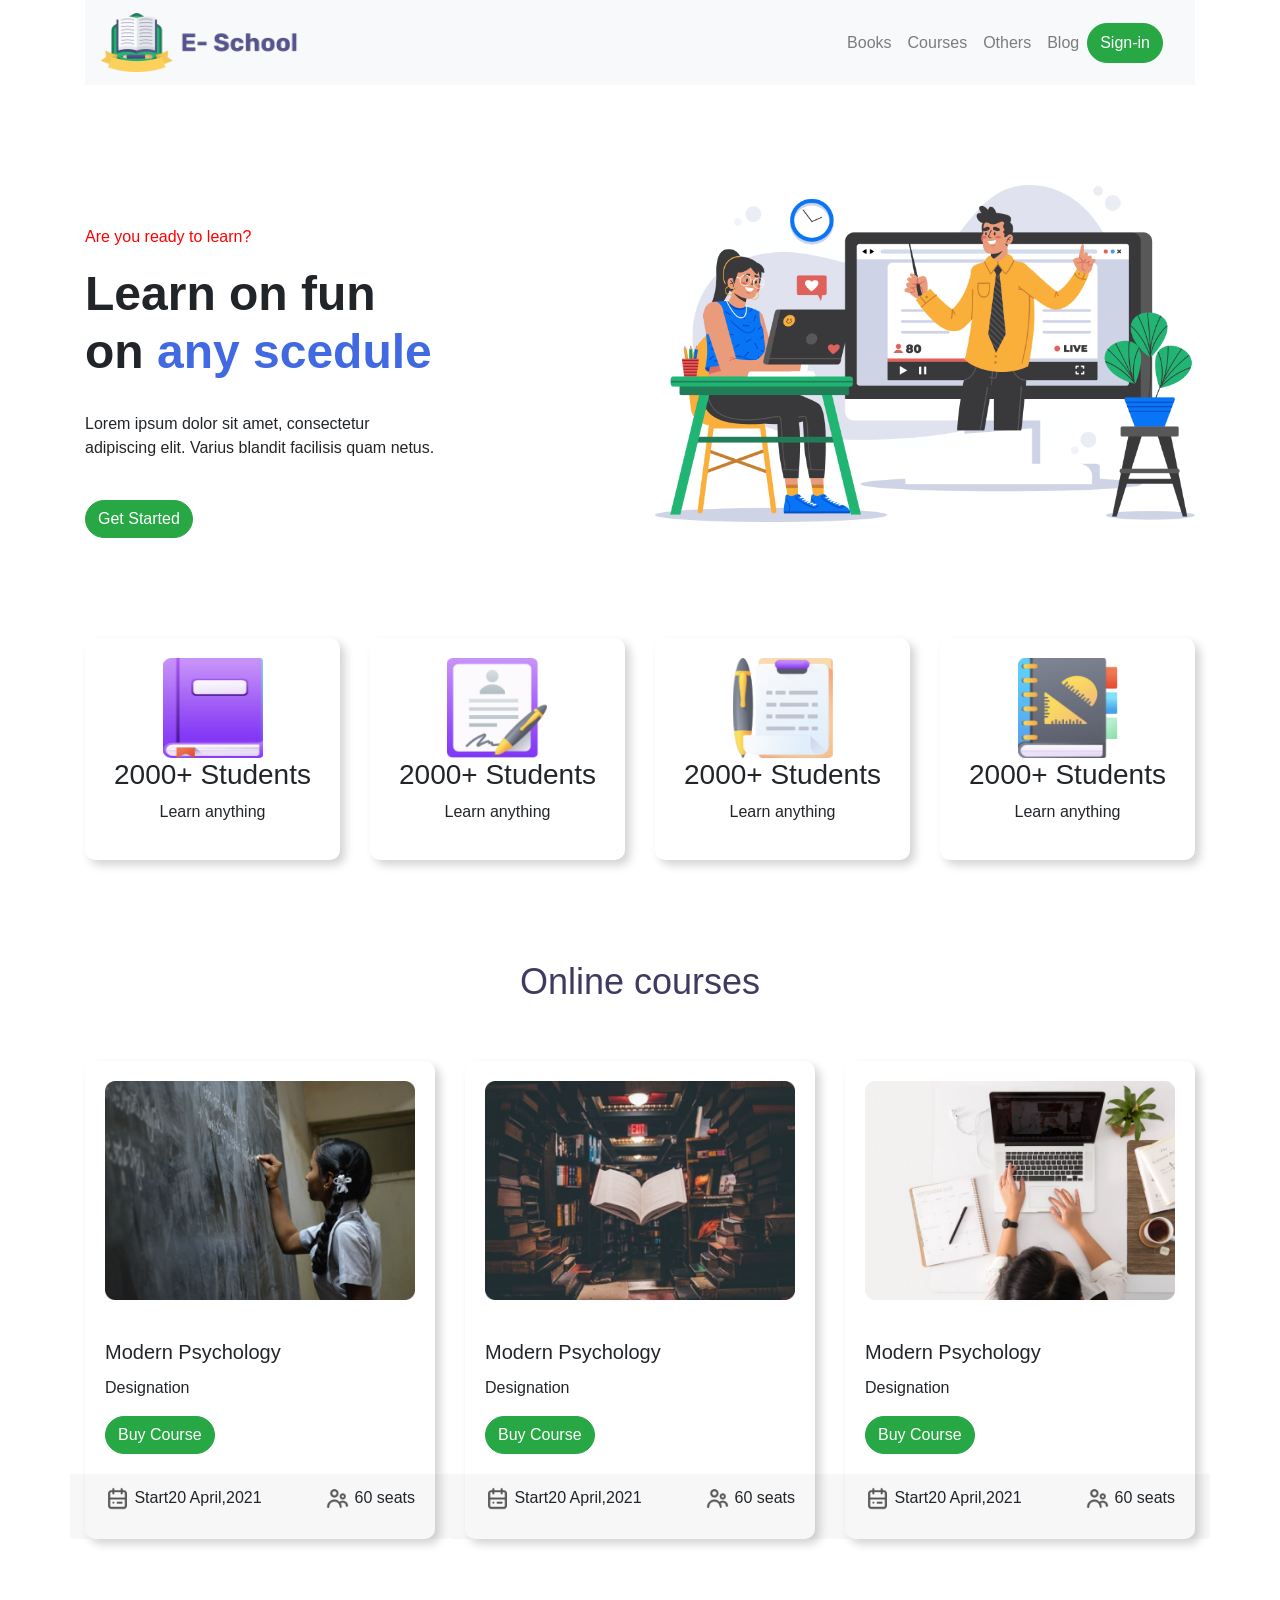
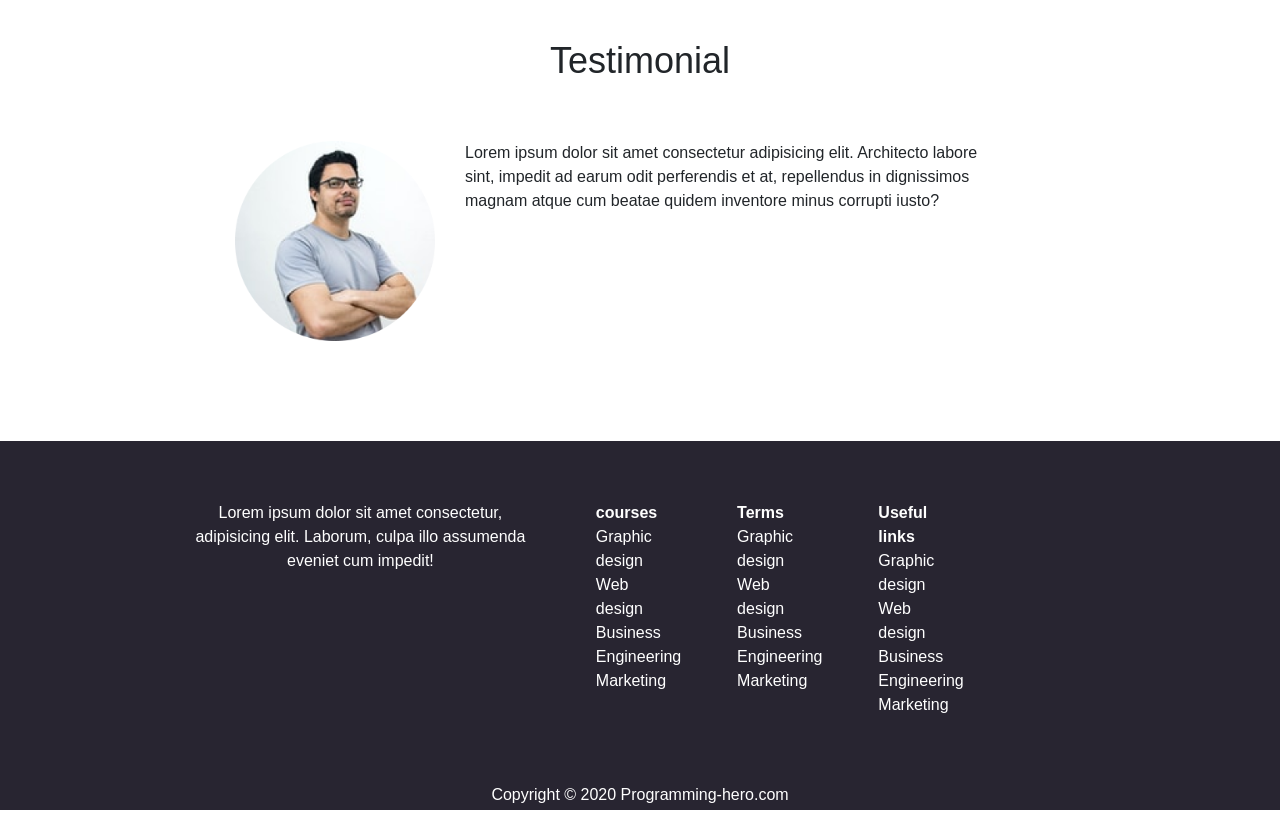
<file: index.htm>
<!DOCTYPE html>
<html lang="en">
<head>
    <meta charset="UTF-8">
    <meta name="viewport" content="width=device-width, initial-scale=1.0">
    <title>Document</title>
    <link rel="stylesheet" href="https://stackpath.bootstrapcdn.com/bootstrap/4.5.0/css/bootstrap.min.css" integrity="sha384-9aIt2nRpC12Uk9gS9baDl411NQApFmC26EwAOH8WgZl5MYYxFfc+NcPb1dKGj7Sk" crossorigin="anonymous">
    <link rel="stylesheet" href="style.css">
</head>
<body>
<section>
  <div class="container">
    <!-- Just an image -->
<nav class="navbar navbar-light bg-light">
<a class="navbar-brand" href="#">
  <img src="images/Logo.png" width="198px" height="59px" alt="" loading="lazy">
</a>
<nav class="navbar navbar-expand-lg navbar-light bg-light">
    <button class="navbar-toggler" type="button" data-toggle="collapse" data-target="#navbarNavAltMarkup" aria-controls="navbarNavAltMarkup" aria-expanded="false" aria-label="Toggle navigation">
      <span class="navbar-toggler-icon"></span>
    </button>
    <div class="collapse navbar-collapse" id="navbarNavAltMarkup">
      <div class="navbar-nav">
        <a class="nav-item nav-link" href="#books">Books</a>
        <a class="nav-item nav-link" href="#courses">Courses</a>
        <a class="nav-item nav-link" href="#others">Others</a>
        <a class="nav-item nav-link" href="#blog">Blog</a>
        <button type="button" class="btn btn-success">Sign-in</button>
      </div>
    </div>
  </nav>
</nav>
</div>
</section>

<section class="container">
      <div class="get-started">
        <div class="row">
          <div class="col-md-6  description">
            <p style="color: red;">Are you ready to learn?</p>
            <h1><b>Learn on fun <br>on <span style="color: royalblue;">any scedule</span> </b></h1>
            <br>
            <p>Lorem ipsum dolor sit amet, consectetur<br> adipiscing elit. Varius blandit facilisis quam netus.</p>
            <br>
            <button class="btn btn-success">Get Started</button>
          </div>
          <div class="col-md-6">
            <img src="images/Illustration.png" class="d-block w-100" alt="">
          </div>
        </div>
      </div>
</section>

<section class="container catagories">
  <div class="row">
    <div class="col-md-3">
      <div class="card-item  cat1 ">
        <div class="text-center">
          <img src="images/book.png" class="img-fluid" alt="...">
          <h3>2000+ Students</h3>
          <p>Learn anything</p>
        </div>
      </div>
    </div>
    <div class="col-md-3">
        <div class="card-item cat2">
          <div class="d-flex align-items-center justify-content-center">
            <div class="text-center">
              <img src="images/Student.png" class="img-fluid" alt="...">
              <h3>2000+ Students</h3>
              <p>Learn anything</p>
            </div>
          </div>
        </div>
    </div>
    <div class="col-md-3">
      <div class="card-item cat3">
        <div class="text-center">
          <img src="images/Test.png" class="img-fluid" alt="...">
          <h3>2000+ Students</h3>
          <p>Learn anything</p>
        </div>
      </div>
    </div>
    <div class="col-md-3">
      <div class="card-item cat4">
        <div class="text-center">
          <img src="images/Students.png" class="img-fluid" alt="...">
          <h3>2000+ Students</h3>
          <p>Learn anything</p>
        </div>
      </div>
    </div>
  </div>
</section>

<section class="container">
  <h2 id="online" class="text-center highlight">Online courses</h2>
  <div class="courses">
    <div class="card-deck">
      <div class="card">
        <img src="images/Morder pyschology.png" class="card-img-top" alt="...">
        <div class="card-body">
          <h5 class="card-title">Modern Psychology</h5>
          <p class="card-text">Designation</p>
          <button class="btn btn-success">Buy Course</button>
        </div>
        <div class="card-footer row">
          <div class="col-md-7">
            <p class="text-left"><img src="images/calendar.png" alt=""> Start20 April,2021</p>
          </div>
          <div class="col-md-5 d-flex justify-content-end align-items-center">
            <p class="text-right" ><img src="images/people.png" alt=""> 60 seats</p>
          </div>
        </div>
      </div>
      <div class="card">
        <img src="images/Morder psyc.png" class="card-img-top" alt="...">
        <div class="card-body">
          <h5 class="card-title">Modern Psychology</h5>
          <p class="card-text">Designation</p>
          <button class="btn btn-success">Buy Course</button>
        </div>
        <div class="card-footer row">
          <div class="col-md-7">
            <p class="text-left"><img src="images/calendar.png" alt=""> Start20 April,2021</p>
          </div>
          <div class="col-md-5 d-flex justify-content-end align-items-center">
            <p class="text-right" ><img src="images/people.png" alt=""> 60 seats</p>
          </div>
        </div>
      </div>
      <div class="card">
        <img src="images/Morder pychons.png" class="card-img-top" alt="...">
        <div class="card-body">
          <h5 class="card-title">Modern Psychology</h5>
          <p class="card-text">Designation</p>
          <button class="btn btn-success">Buy Course</button>
        </div>
        <div class="card-footer row">
          <div class="col-md-7">
            <p class="text-left"><img src="images/calendar.png" alt=""> Start20 April,2021</p>
          </div>
          <div class="col-md-5 d-flex justify-content-end align-items-center">
            <p class="text-right" ><img src="images/people.png" alt=""> 60 seats</p>
          </div>
        </div>
      </div>
    </div>
  </div>
</section>

<section class="container testimonial">
  <h2 class="text-center highlight">Testimonial</h2>
  <div class="row">
      <div class="col-md-4 justify-content-right">
        <img src="images/Man.png" class="rounded float-right" alt="">
      </div>
      <div class="col-md-6 text-left">
        <p>Lorem ipsum dolor sit amet consectetur adipisicing elit. Architecto labore sint, impedit ad earum odit perferendis et at, repellendus in dignissimos magnam atque cum beatae quidem inventore minus corrupti iusto?</p>
      </div>
  </div>
</section>

<section class="bottom-side">
  <div class="row">
    <div class="col-md-5 text-center" style="padding-left: 150px;">
      <p>Lorem ipsum dolor sit amet consectetur, adipisicing elit. Laborum, culpa illo assumenda eveniet cum impedit!</p>
    </div>
    <div class="row col-md-6 text-left">
      <div class="col-md-3">
        <ul>
          <li><strong>courses</strong></li>
          <li>Graphic design</li>
          <li>Web design</li>
          <li>Business</li>
          <li>Engineering</li>
          <li>Marketing</li>
        </ul>
      </div>
      <div class="col-md-3 text-left">
        <ul>
          <li><strong>Terms</strong></li>
          <li>Graphic design</li>
          <li>Web design</li>
          <li>Business</li>
          <li>Engineering</li>
          <li>Marketing</li>
        </ul>
      </div>
      <div class="col-md-3 text-left">
        <ul>
          <li><strong>Useful links</strong></li>
          <li>Graphic design</li>
          <li>Web design</li>
          <li>Business</li>
          <li>Engineering</li>
          <li>Marketing</li>
        </ul>
      </div>
    </div>
  </div>
  <footer class="d-flex align-items-end justify-content-center">
    <p class="text-center">Copyright © 2020 Programming-hero.com</p>
  </footer>
</section>



</body>
</html>
</file>
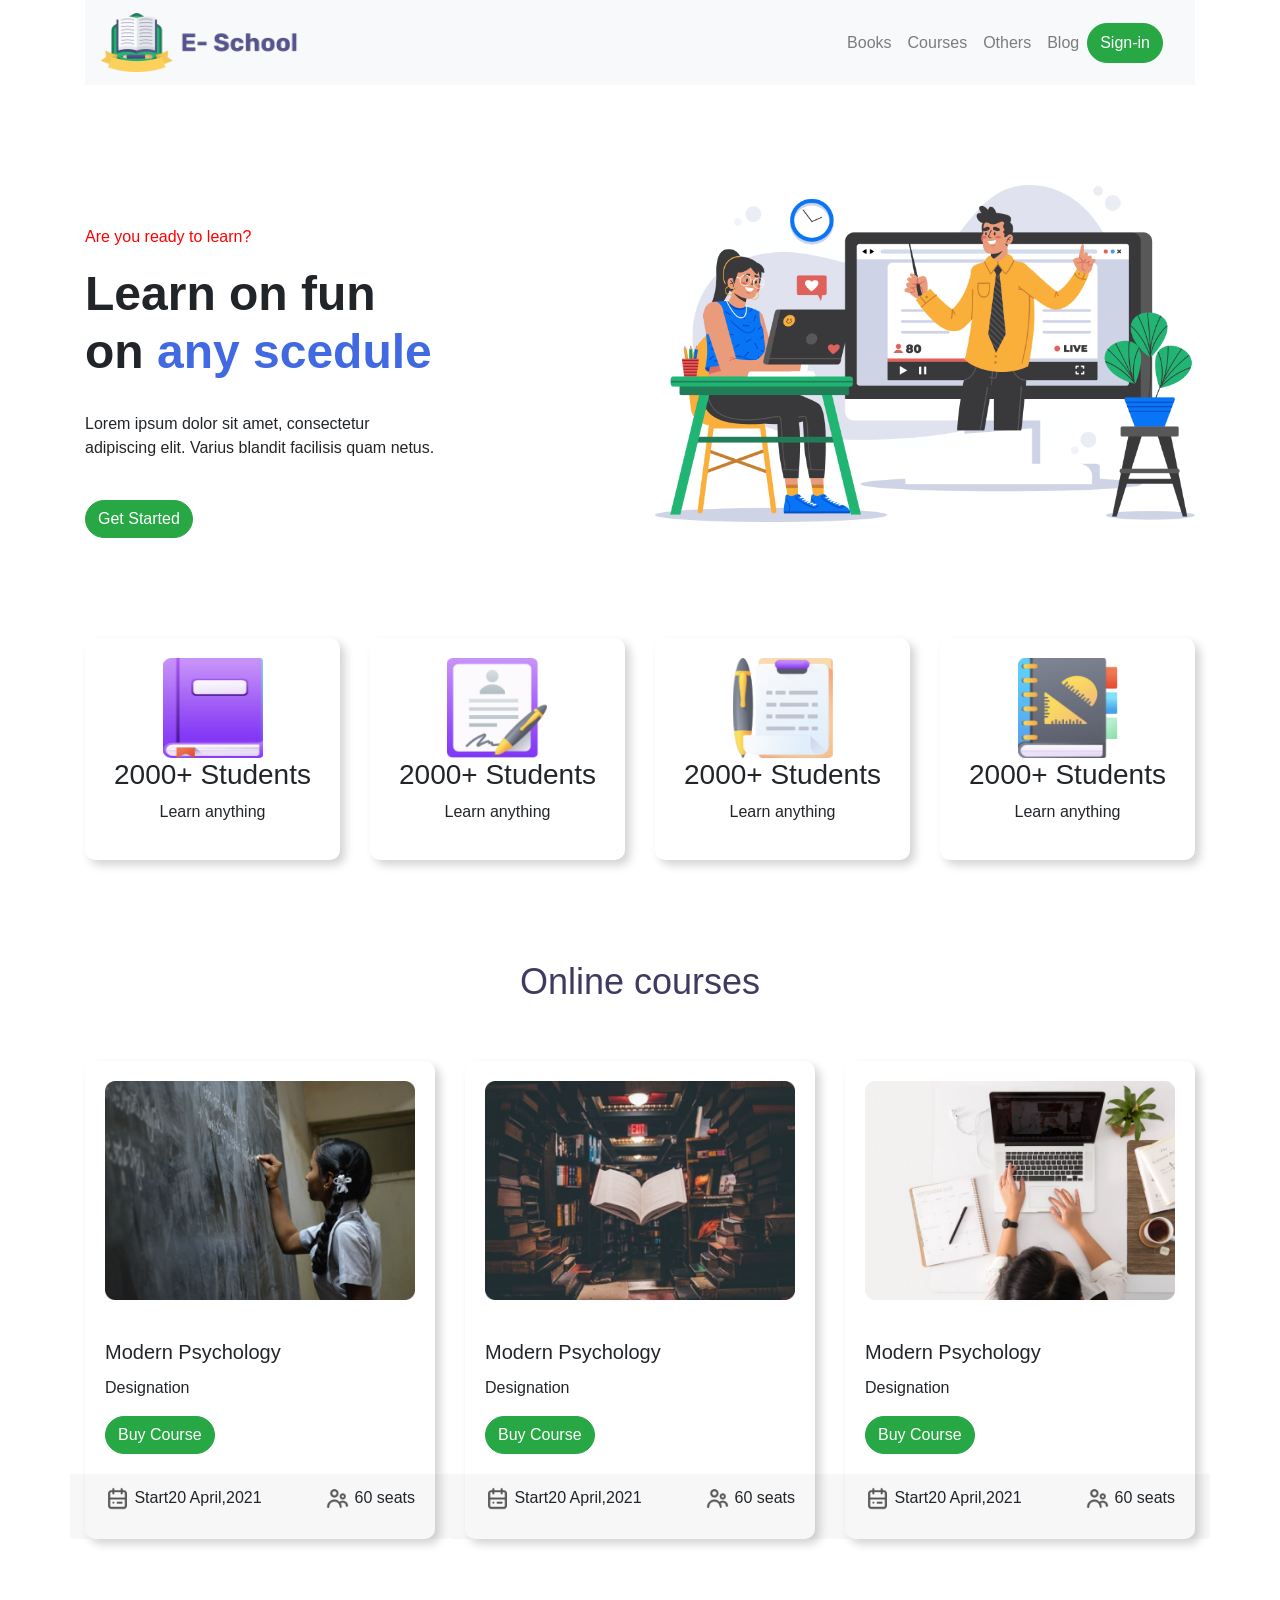
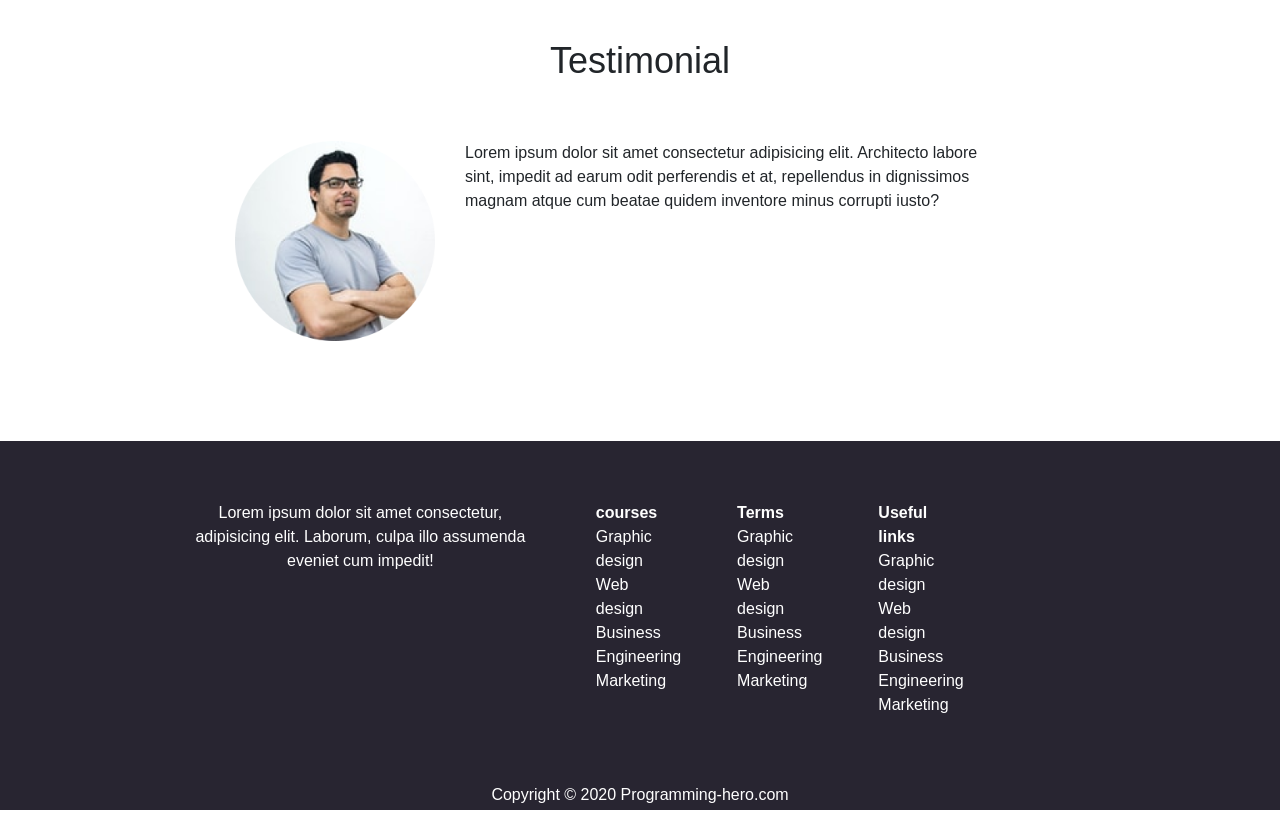
<file: index.html>
<!DOCTYPE html>
<html lang="en">
<head>
    <meta charset="UTF-8">
    <meta name="viewport" content="width=device-width, initial-scale=1.0">
    <title>E-School</title>
    <link rel="stylesheet" href="https://stackpath.bootstrapcdn.com/bootstrap/4.5.0/css/bootstrap.min.css" integrity="sha384-9aIt2nRpC12Uk9gS9baDl411NQApFmC26EwAOH8WgZl5MYYxFfc+NcPb1dKGj7Sk" crossorigin="anonymous">
    <link rel="stylesheet" href="style.css">
</head>
<body>
<section>
  <div class="container">
    <!-- Just an image -->
<nav class="navbar navbar-light bg-light">
<a class="navbar-brand" href="#">
  <img src="images/Logo.png" width="198px" height="59px" alt="" loading="lazy">
</a>
<nav class="navbar navbar-expand-lg navbar-light bg-light">
    <button class="navbar-toggler" type="button" data-toggle="collapse" data-target="#navbarNavAltMarkup" aria-controls="navbarNavAltMarkup" aria-expanded="false" aria-label="Toggle navigation">
      <span class="navbar-toggler-icon"></span>
    </button>
    <div class="collapse navbar-collapse" id="navbarNavAltMarkup">
      <div class="navbar-nav">
        <a class="nav-item nav-link" href="#books">Books</a>
        <a class="nav-item nav-link" href="#courses">Courses</a>
        <a class="nav-item nav-link" href="#others">Others</a>
        <a class="nav-item nav-link" href="#blog">Blog</a>
        <button type="button" class="btn btn-success">Sign-in</button>
      </div>
    </div>
  </nav>
</nav>
</div>
</section>

<section class="container">
      <div class="get-started">
        <div class="row">
          <div class="col-md-6  description">
            <p style="color: red;">Are you ready to learn?</p>
            <h1><b>Learn on fun <br>on <span style="color: royalblue;">any scedule</span> </b></h1>
            <br>
            <p>Lorem ipsum dolor sit amet, consectetur<br> adipiscing elit. Varius blandit facilisis quam netus.</p>
            <br>
            <button class="btn btn-success">Get Started</button>
          </div>
          <div class="col-md-6">
            <img src="images/Illustration.png" class="d-block w-100" alt="">
          </div>
        </div>
      </div>
</section>

<section class="container catagories">
  <div class="row">
    <div class="col-md-3">
      <div class="card-item  cat1 ">
        <div class="text-center">
          <img src="images/book.png" class="img-fluid" alt="...">
          <h3>2000+ Students</h3>
          <p>Learn anything</p>
        </div>
      </div>
    </div>
    <div class="col-md-3">
        <div class="card-item cat2">
          <div class="d-flex align-items-center justify-content-center">
            <div class="text-center">
              <img src="images/Student.png" class="img-fluid" alt="...">
              <h3>2000+ Students</h3>
              <p>Learn anything</p>
            </div>
          </div>
        </div>
    </div>
    <div class="col-md-3">
      <div class="card-item cat3">
        <div class="text-center">
          <img src="images/Test.png" class="img-fluid" alt="...">
          <h3>2000+ Students</h3>
          <p>Learn anything</p>
        </div>
      </div>
    </div>
    <div class="col-md-3">
      <div class="card-item cat4">
        <div class="text-center">
          <img src="images/Students.png" class="img-fluid" alt="...">
          <h3>2000+ Students</h3>
          <p>Learn anything</p>
        </div>
      </div>
    </div>
  </div>
</section>

<section class="container">
  <h2 id="online" class="text-center highlight">Online courses</h2>
  <div class="courses">
    <div class="card-deck">
      <div class="card">
        <img src="images/Morder pyschology.png" class="card-img-top" alt="...">
        <div class="card-body">
          <h5 class="card-title">Modern Psychology</h5>
          <p class="card-text">Designation</p>
          <button class="btn btn-success">Buy Course</button>
        </div>
        <div class="card-footer row">
          <div class="col-md-7">
            <p class="text-left"><img src="images/calendar.png" alt=""> Start20 April,2021</p>
          </div>
          <div class="col-md-5 d-flex justify-content-end align-items-center">
            <p class="text-right" ><img src="images/people.png" alt=""> 60 seats</p>
          </div>
        </div>
      </div>
      <div class="card">
        <img src="images/Morder psyc.png" class="card-img-top" alt="...">
        <div class="card-body">
          <h5 class="card-title">Modern Psychology</h5>
          <p class="card-text">Designation</p>
          <button class="btn btn-success">Buy Course</button>
        </div>
        <div class="card-footer row">
          <div class="col-md-7">
            <p class="text-left"><img src="images/calendar.png" alt=""> Start20 April,2021</p>
          </div>
          <div class="col-md-5 d-flex justify-content-end align-items-center">
            <p class="text-right" ><img src="images/people.png" alt=""> 60 seats</p>
          </div>
        </div>
      </div>
      <div class="card">
        <img src="images/Morder pychons.png" class="card-img-top" alt="...">
        <div class="card-body">
          <h5 class="card-title">Modern Psychology</h5>
          <p class="card-text">Designation</p>
          <button class="btn btn-success">Buy Course</button>
        </div>
        <div class="card-footer row">
          <div class="col-md-7">
            <p class="text-left"><img src="images/calendar.png" alt=""> Start20 April,2021</p>
          </div>
          <div class="col-md-5 d-flex justify-content-end align-items-center">
            <p class="text-right" ><img src="images/people.png" alt=""> 60 seats</p>
          </div>
        </div>
      </div>
    </div>
  </div>
</section>

<section class="container testimonial">
  <h2 class="text-center highlight">Testimonial</h2>
  <div class="row">
      <div class="col-md-4 justify-content-right">
        <img src="images/Man.png" class="rounded float-right" alt="">
      </div>
      <div class="col-md-6 text-left">
        <p>Lorem ipsum dolor sit amet consectetur adipisicing elit. Architecto labore sint, impedit ad earum odit perferendis et at, repellendus in dignissimos magnam atque cum beatae quidem inventore minus corrupti iusto?</p>
      </div>
  </div>
</section>

<section class="bottom-side">
  <div class="row">
    <div class="col-md-5 text-center" style="padding-left: 150px;">
      <p>Lorem ipsum dolor sit amet consectetur, adipisicing elit. Laborum, culpa illo assumenda eveniet cum impedit!</p>
    </div>
    <div class="row col-md-6 text-left">
      <div class="col-md-3">
        <ul>
          <li><strong>courses</strong></li>
          <li>Graphic design</li>
          <li>Web design</li>
          <li>Business</li>
          <li>Engineering</li>
          <li>Marketing</li>
        </ul>
      </div>
      <div class="col-md-3 text-left">
        <ul>
          <li><strong>Terms</strong></li>
          <li>Graphic design</li>
          <li>Web design</li>
          <li>Business</li>
          <li>Engineering</li>
          <li>Marketing</li>
        </ul>
      </div>
      <div class="col-md-3 text-left">
        <ul>
          <li><strong>Useful links</strong></li>
          <li>Graphic design</li>
          <li>Web design</li>
          <li>Business</li>
          <li>Engineering</li>
          <li>Marketing</li>
        </ul>
      </div>
    </div>
  </div>
  <footer class="d-flex align-items-end justify-content-center">
    <p class="text-center">Copyright © 2020 Programming-hero.com</p>
  </footer>
</section>



</body>
</html>
</file>
<file: style.css>
.btn{
    border-radius: 33px;
}
.container{
    margin-bottom: 100px;
}
.catagories img{
    width: 100px;
    height: 100px;
}

.card-item{
    padding: 20px 20px;
    border: none;
    box-shadow: 5px 5px 10px lightgrey;
    border-radius: 10px;
}
.description{
    padding-top: 40px;
}
.card img{
    padding: 20px;
}

.card, .card-footer{
    border: none;
}
.card-footer img{
    max-width: 25px;
    max-height: 25px;
    padding: 0%;
}
.card{
    box-shadow: 5px 5px 10px lightgrey;
    border-radius: 10px;
}
.highlight{
    padding-bottom: 50px;
}
.testimonial img{
    border-radius: 50%;
    width: 200px;
    height: 200px;
}
p{
    font-size: 16px;
}
#online{
    color: #413960;;
}
h1{
    font-size: 48px;
}
h2{
    font-size: 36px;
}
li{
    list-style-type:none;
}
.bottom-side{
    background-color: #282531;
    color: white;
    height: 369px;
    padding: 60px;
}
footer{
    padding-bottom: 0px;
    padding-top: 50px;
}
</file>
